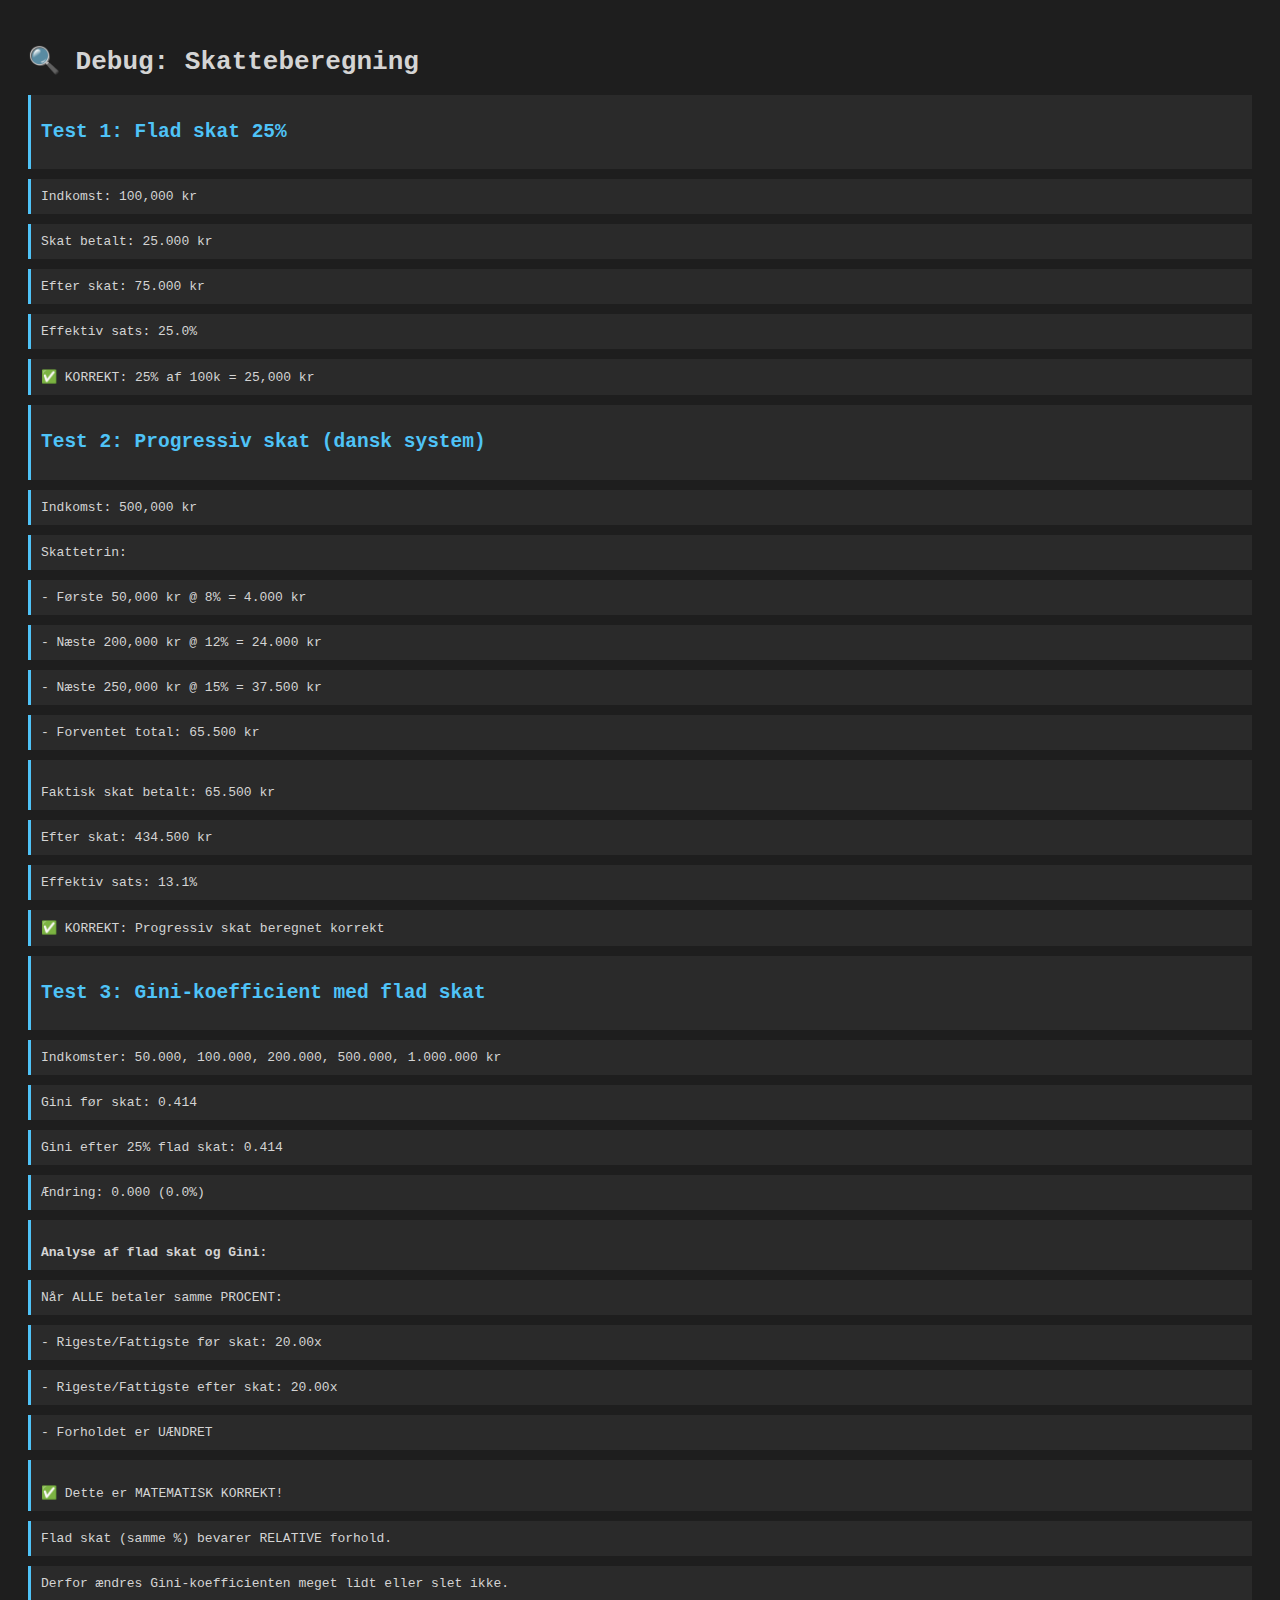
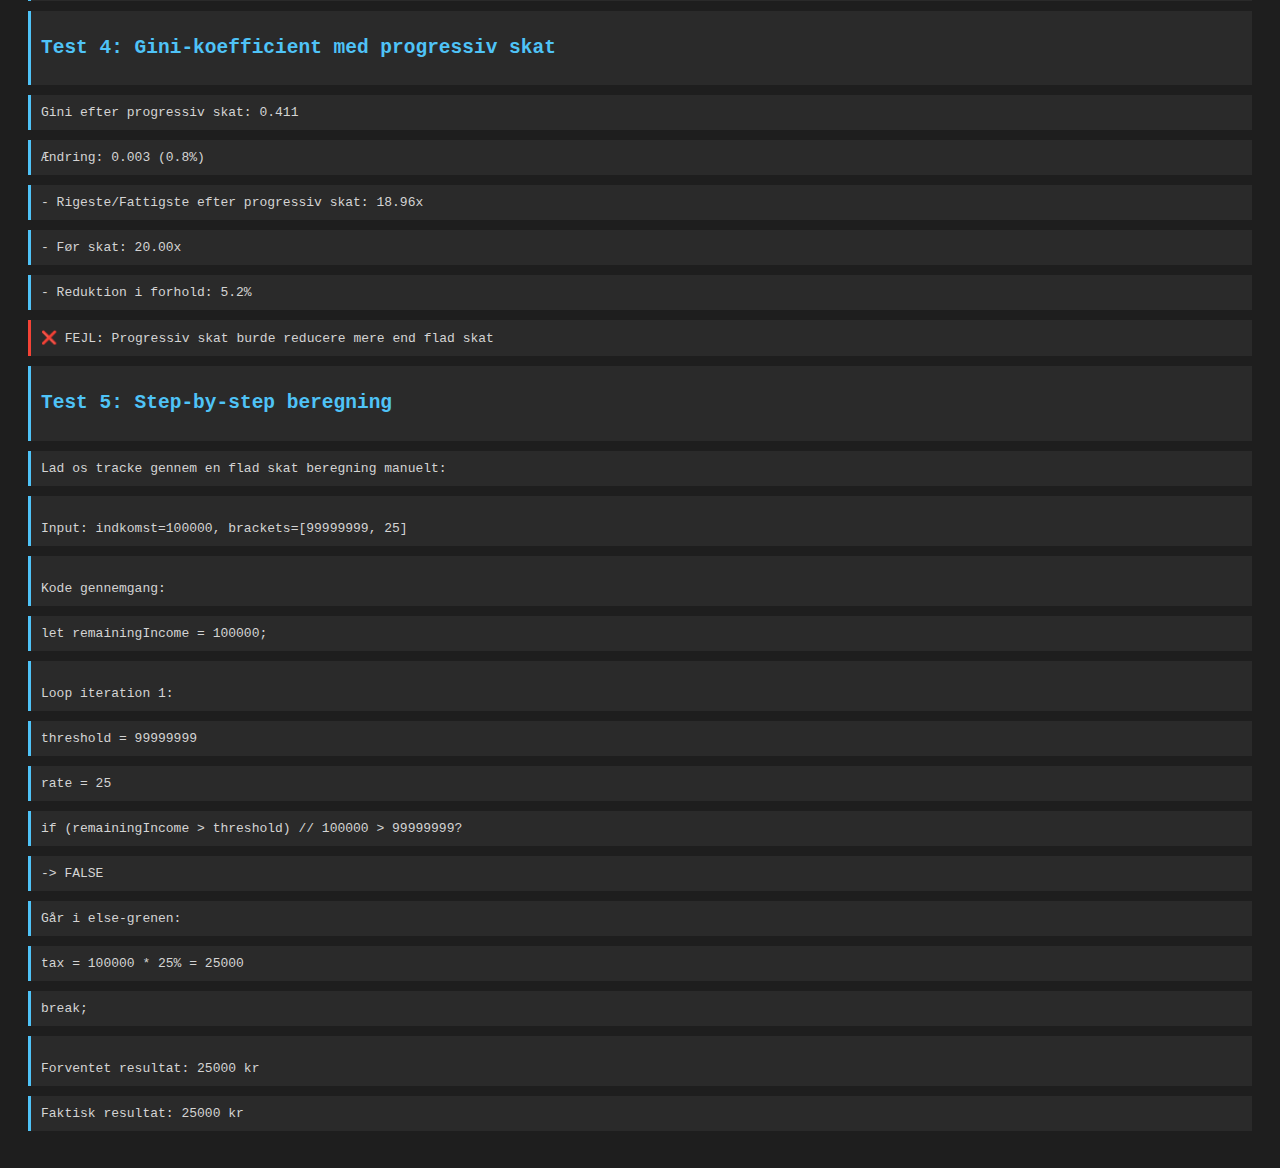
<file: webapp/debug-tax.html>
<!DOCTYPE html>
<html>
<head>
    <title>Debug Skatteberegning</title>
    <style>
        body { font-family: monospace; padding: 20px; background: #1e1e1e; color: #d4d4d4; }
        .result { margin: 10px 0; padding: 10px; background: #2a2a2a; border-left: 3px solid #4fc3f7; }
        .error { border-left-color: #f44336; }
        h2 { color: #4fc3f7; }
    </style>
</head>
<body>
    <h1>🔍 Debug: Skatteberegning</h1>
    <div id="output"></div>

    <script src="js/gini-calc.js"></script>
    <script>
        const output = document.getElementById('output');

        function log(html) {
            output.innerHTML += '<div class="result">' + html + '</div>';
        }

        function logError(html) {
            output.innerHTML += '<div class="result error">' + html + '</div>';
        }

        // Test 1: Flad skat
        log('<h2>Test 1: Flad skat 25%</h2>');
        const taxpayer1 = new TaxPayer(100000, [99999999, 25]);
        log(`Indkomst: 100,000 kr`);
        log(`Skat betalt: ${taxpayer1.getTotalTax().toLocaleString('da-DK')} kr`);
        log(`Efter skat: ${taxpayer1.getIncomeAfterTax().toLocaleString('da-DK')} kr`);
        log(`Effektiv sats: ${((taxpayer1.getTotalTax() / 100000) * 100).toFixed(1)}%`);

        if (taxpayer1.getTotalTax() === 25000) {
            log('✅ KORREKT: 25% af 100k = 25,000 kr');
        } else {
            logError(`❌ FEJL: Forventede 25,000 kr men fik ${taxpayer1.getTotalTax()} kr`);
        }

        // Test 2: Progressiv skat
        log('<h2>Test 2: Progressiv skat (dansk system)</h2>');
        const taxpayer2 = new TaxPayer(500000, [50000, 8, 200000, 12, 400000, 15]);
        log(`Indkomst: 500,000 kr`);
        log(`Skattetrin:`);
        log(`- Første 50,000 kr @ 8% = ${(50000 * 0.08).toLocaleString('da-DK')} kr`);
        log(`- Næste 200,000 kr @ 12% = ${(200000 * 0.12).toLocaleString('da-DK')} kr`);
        log(`- Næste 250,000 kr @ 15% = ${(250000 * 0.15).toLocaleString('da-DK')} kr`);
        log(`- Forventet total: ${(4000 + 24000 + 37500).toLocaleString('da-DK')} kr`);
        log(`<br>Faktisk skat betalt: ${taxpayer2.getTotalTax().toLocaleString('da-DK')} kr`);
        log(`Efter skat: ${taxpayer2.getIncomeAfterTax().toLocaleString('da-DK')} kr`);
        log(`Effektiv sats: ${((taxpayer2.getTotalTax() / 500000) * 100).toFixed(1)}%`);

        if (taxpayer2.getTotalTax() === 65500) {
            log('✅ KORREKT: Progressiv skat beregnet korrekt');
        } else {
            logError(`❌ FEJL: Forventede 65,500 kr men fik ${taxpayer2.getTotalTax()} kr`);
        }

        // Test 3: Gini med flad skat
        log('<h2>Test 3: Gini-koefficient med flad skat</h2>');
        const incomes = [50000, 100000, 200000, 500000, 1000000];
        log(`Indkomster: ${incomes.map(i => i.toLocaleString('da-DK')).join(', ')} kr`);

        const giniBefore = GiniCalculator.calculateGini(incomes);
        log(`Gini før skat: ${giniBefore.toFixed(3)}`);

        // Apply flat 25% tax
        const flatResults = TaxSystem.applyTaxes(incomes, [99999999, 25]);
        log(`Gini efter 25% flad skat: ${flatResults.giniAfter.toFixed(3)}`);
        log(`Ændring: ${flatResults.giniChange.toFixed(3)} (${flatResults.giniChangePercent.toFixed(1)}%)`);

        log('<br><strong>Analyse af flad skat og Gini:</strong>');
        log('Når ALLE betaler samme PROCENT:');

        // Show before and after ratios
        const richestBefore = incomes[incomes.length - 1];
        const poorestBefore = incomes[0];
        const ratioBefore = richestBefore / poorestBefore;

        const richestAfter = flatResults.incomesAfter[flatResults.incomesAfter.length - 1];
        const poorestAfter = flatResults.incomesAfter[0];
        const ratioAfter = richestAfter / poorestAfter;

        log(`- Rigeste/Fattigste før skat: ${ratioBefore.toFixed(2)}x`);
        log(`- Rigeste/Fattigste efter skat: ${ratioAfter.toFixed(2)}x`);
        log(`- Forholdet er ${ratioBefore === ratioAfter ? 'UÆNDRET' : 'ændret'}`);

        if (Math.abs(ratioBefore - ratioAfter) < 0.01) {
            log(`<br>✅ Dette er MATEMATISK KORREKT!`);
            log(`Flad skat (samme %) bevarer RELATIVE forhold.`);
            log(`Derfor ændres Gini-koefficienten meget lidt eller slet ikke.`);
        } else {
            logError(`❌ FEJL: Flad skat burde bevare relative forhold`);
        }

        // Test 4: Gini med progressiv skat
        log('<h2>Test 4: Gini-koefficient med progressiv skat</h2>');
        const progressiveResults = TaxSystem.applyTaxes(incomes, [50000, 8, 200000, 12, 500000, 20]);
        log(`Gini efter progressiv skat: ${progressiveResults.giniAfter.toFixed(3)}`);
        log(`Ændring: ${progressiveResults.giniChange.toFixed(3)} (${progressiveResults.giniChangePercent.toFixed(1)}%)`);

        const richestAfterProg = progressiveResults.incomesAfter[progressiveResults.incomesAfter.length - 1];
        const poorestAfterProg = progressiveResults.incomesAfter[0];
        const ratioAfterProg = richestAfterProg / poorestAfterProg;

        log(`- Rigeste/Fattigste efter progressiv skat: ${ratioAfterProg.toFixed(2)}x`);
        log(`- Før skat: ${ratioBefore.toFixed(2)}x`);
        log(`- Reduktion i forhold: ${((ratioBefore - ratioAfterProg) / ratioBefore * 100).toFixed(1)}%`);

        if (progressiveResults.giniChange > flatResults.giniChange + 0.01) {
            log(`<br>✅ KORREKT: Progressiv skat reducerer ulighed mere end flad skat`);
        } else {
            logError(`❌ FEJL: Progressiv skat burde reducere mere end flad skat`);
        }

        // Test 5: Debug current tax calculation step by step
        log('<h2>Test 5: Step-by-step beregning</h2>');
        log('Lad os tracke gennem en flad skat beregning manuelt:');

        const testIncome = 100000;
        const testBrackets = [99999999, 25];

        log(`<br>Input: indkomst=${testIncome}, brackets=[${testBrackets.join(', ')}]`);
        log(`<br>Kode gennemgang:`);
        log(`let remainingIncome = ${testIncome};`);
        log(`<br>Loop iteration 1:`);
        log(`  threshold = ${testBrackets[0]}`);
        log(`  rate = ${testBrackets[1]}`);
        log(`  if (remainingIncome > threshold) // ${testIncome} > ${testBrackets[0]}?`);
        log(`  -> ${testIncome > testBrackets[0] ? 'TRUE' : 'FALSE'}`);

        if (testIncome > testBrackets[0]) {
            log(`  Går i if-grenen:`);
            log(`    taxableAmount = min(${testBrackets[0]}, ${testIncome}) = ${Math.min(testBrackets[0], testIncome)}`);
            log(`    tax = ${Math.min(testBrackets[0], testIncome)} * ${testBrackets[1]}% = ${Math.floor(Math.min(testBrackets[0], testIncome) * testBrackets[1] / 100)}`);
        } else {
            log(`  Går i else-grenen:`);
            log(`    tax = ${testIncome} * ${testBrackets[1]}% = ${Math.floor(testIncome * testBrackets[1] / 100)}`);
            log(`    break;`);
        }

        log(`<br>Forventet resultat: ${testIncome * testBrackets[1] / 100} kr`);
        log(`Faktisk resultat: ${taxpayer1.getTotalTax()} kr`);

    </script>
</body>
</html>
</file>
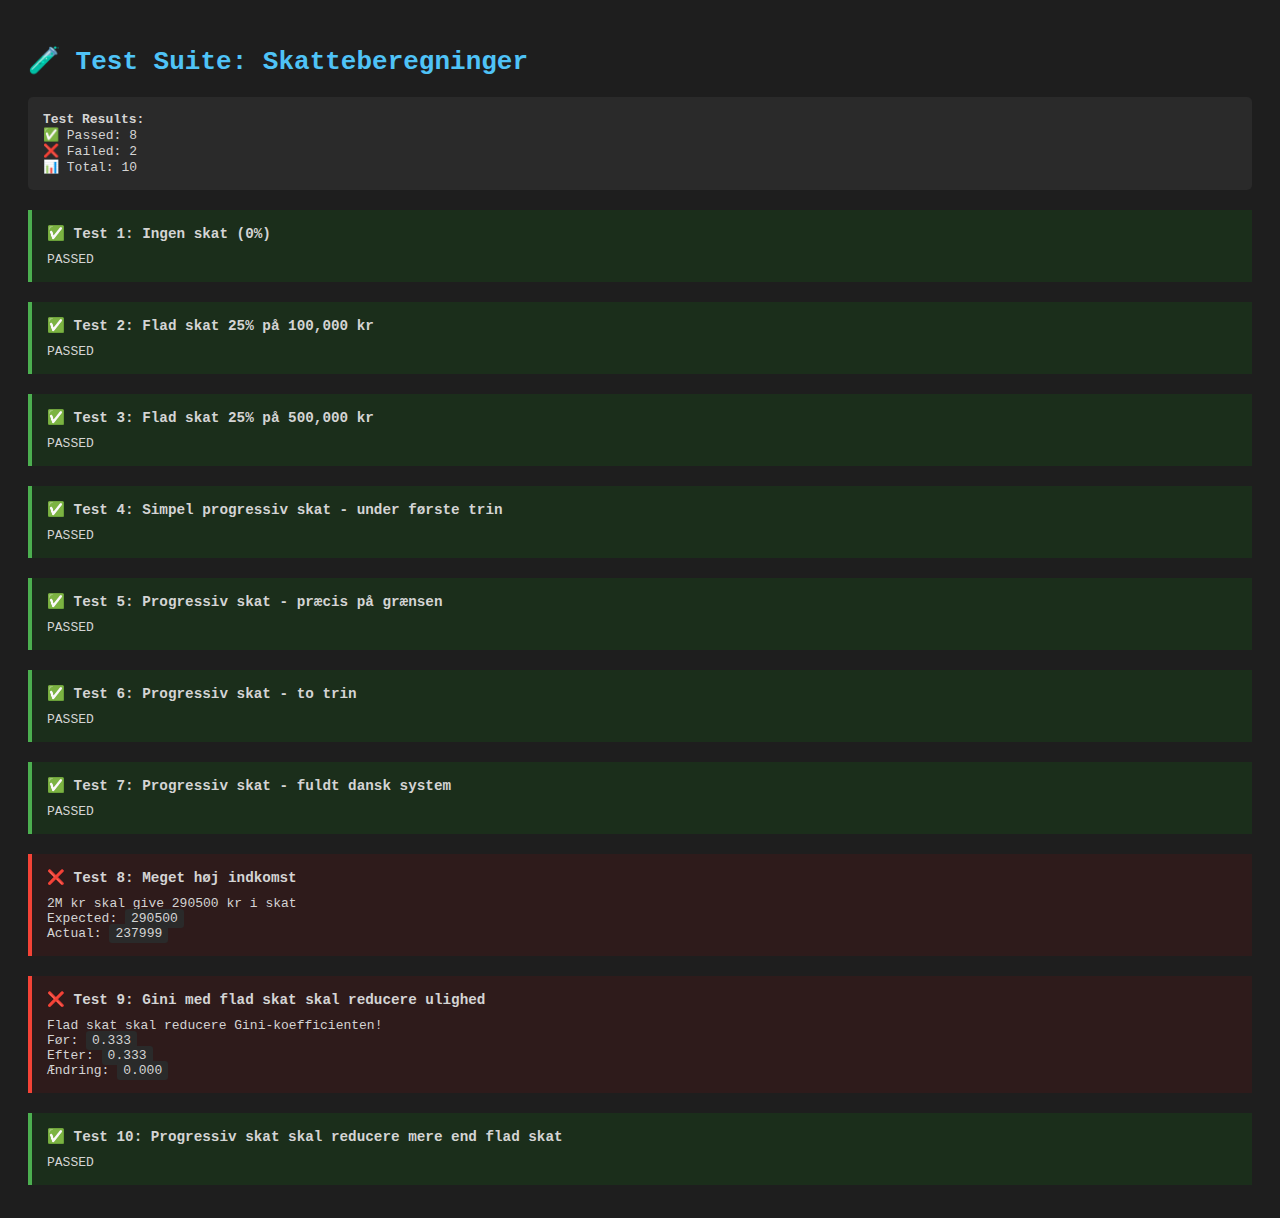
<file: webapp/test-tax.html>
<!DOCTYPE html>
<html lang="da">
<head>
    <meta charset="UTF-8">
    <meta name="viewport" content="width=device-width, initial-scale=1.0">
    <title>Test Skatteberegninger</title>
    <style>
        body {
            font-family: monospace;
            padding: 20px;
            background: #1e1e1e;
            color: #d4d4d4;
        }
        .test {
            margin: 20px 0;
            padding: 15px;
            border-left: 4px solid #4a4a4a;
        }
        .test.pass {
            border-left-color: #4caf50;
            background: #1b2e1b;
        }
        .test.fail {
            border-left-color: #f44336;
            background: #2e1b1b;
        }
        .test-name {
            font-weight: bold;
            font-size: 1.1em;
            margin-bottom: 10px;
        }
        .expected, .actual {
            margin: 5px 0;
        }
        h1 {
            color: #4fc3f7;
        }
        h2 {
            color: #ffa726;
            margin-top: 30px;
        }
        .summary {
            background: #2a2a2a;
            padding: 15px;
            margin: 20px 0;
            border-radius: 5px;
        }
        code {
            background: #2a2a2a;
            padding: 2px 6px;
            border-radius: 3px;
        }
    </style>
</head>
<body>
    <h1>🧪 Test Suite: Skatteberegninger</h1>
    <div id="output"></div>

    <script src="js/gini-calc.js"></script>
    <script>
        // Test framework
        class TestRunner {
            constructor() {
                this.tests = [];
                this.passed = 0;
                this.failed = 0;
            }

            test(name, fn) {
                this.tests.push({ name, fn });
            }

            run() {
                const output = document.getElementById('output');

                this.tests.forEach(({ name, fn }) => {
                    try {
                        fn();
                        this.passed++;
                        output.innerHTML += `
                            <div class="test pass">
                                <div class="test-name">✅ ${name}</div>
                                <div>PASSED</div>
                            </div>
                        `;
                    } catch (error) {
                        this.failed++;
                        output.innerHTML += `
                            <div class="test fail">
                                <div class="test-name">❌ ${name}</div>
                                <div>${error.message}</div>
                            </div>
                        `;
                    }
                });

                output.innerHTML = `
                    <div class="summary">
                        <strong>Test Results:</strong><br>
                        ✅ Passed: ${this.passed}<br>
                        ❌ Failed: ${this.failed}<br>
                        📊 Total: ${this.tests.length}
                    </div>
                ` + output.innerHTML;
            }

            assertEqual(actual, expected, message = '') {
                if (actual !== expected) {
                    throw new Error(`
                        ${message}<br>
                        Expected: <code>${expected}</code><br>
                        Actual: <code>${actual}</code>
                    `);
                }
            }

            assertClose(actual, expected, tolerance = 0.001, message = '') {
                if (Math.abs(actual - expected) > tolerance) {
                    throw new Error(`
                        ${message}<br>
                        Expected: <code>${expected}</code> (±${tolerance})<br>
                        Actual: <code>${actual}</code><br>
                        Difference: <code>${Math.abs(actual - expected)}</code>
                    `);
                }
            }
        }

        const runner = new TestRunner();

        // ==================== BASIC TAX TESTS ====================
        runner.test('Test 1: Ingen skat (0%)', () => {
            const taxpayer = new TaxPayer(100000, [999999, 0]);
            runner.assertEqual(taxpayer.getTotalTax(), 0, 'Ingen skat skal give 0 kr i skat');
            runner.assertEqual(taxpayer.getIncomeAfterTax(), 100000, 'Indkomst efter skat skal være uændret');
        });

        runner.test('Test 2: Flad skat 25% på 100,000 kr', () => {
            const taxpayer = new TaxPayer(100000, [999999, 25]);
            const expectedTax = 25000; // 25% of 100k
            const expectedAfterTax = 75000;

            runner.assertEqual(
                taxpayer.getTotalTax(),
                expectedTax,
                `Flad skat 25% af 100k skal give ${expectedTax} kr i skat`
            );
            runner.assertEqual(
                taxpayer.getIncomeAfterTax(),
                expectedAfterTax,
                `Efter skat skal være ${expectedAfterTax} kr`
            );
        });

        runner.test('Test 3: Flad skat 25% på 500,000 kr', () => {
            const taxpayer = new TaxPayer(500000, [999999, 25]);
            const expectedTax = 125000; // 25% of 500k
            const expectedAfterTax = 375000;

            runner.assertEqual(
                taxpayer.getTotalTax(),
                expectedTax,
                `Flad skat 25% af 500k skal give ${expectedTax} kr i skat`
            );
            runner.assertEqual(
                taxpayer.getIncomeAfterTax(),
                expectedAfterTax,
                `Efter skat skal være ${expectedAfterTax} kr`
            );
        });

        // ==================== PROGRESSIVE TAX TESTS ====================
        runner.test('Test 4: Simpel progressiv skat - under første trin', () => {
            // 8% on first 50k
            const taxpayer = new TaxPayer(30000, [50000, 8]);
            const expectedTax = 2400; // 30k * 8%

            runner.assertEqual(
                taxpayer.getTotalTax(),
                expectedTax,
                `30k med 8% skal give ${expectedTax} kr i skat`
            );
        });

        runner.test('Test 5: Progressiv skat - præcis på grænsen', () => {
            // 8% on first 50k
            const taxpayer = new TaxPayer(50000, [50000, 8]);
            const expectedTax = 4000; // 50k * 8%

            runner.assertEqual(
                taxpayer.getTotalTax(),
                expectedTax,
                `50k med 8% skal give ${expectedTax} kr i skat`
            );
        });

        runner.test('Test 6: Progressiv skat - to trin', () => {
            // 8% on first 50k, 12% on next 200k
            // Income: 100k
            // Tax: 50k*8% + 50k*12% = 4000 + 6000 = 10000
            const taxpayer = new TaxPayer(100000, [50000, 8, 200000, 12]);
            const expectedTax = 10000;

            runner.assertEqual(
                taxpayer.getTotalTax(),
                expectedTax,
                `100k med [50k@8%, 200k@12%] skal give ${expectedTax} kr i skat`
            );
        });

        runner.test('Test 7: Progressiv skat - fuldt dansk system', () => {
            // Danish system: 8% on first 50k, 12% on next 200k, 15% on rest
            // Income: 500k
            // Tax: 50k*8% + 200k*12% + 250k*15% = 4000 + 24000 + 37500 = 65500
            const taxpayer = new TaxPayer(500000, [50000, 8, 200000, 12, 400000, 15]);
            const expectedTax = 65500;
            const effectiveRate = (65500 / 500000) * 100; // Should be 13.1%

            runner.assertEqual(
                taxpayer.getTotalTax(),
                expectedTax,
                `500k med dansk system skal give ${expectedTax} kr i skat (effektiv sats: ${effectiveRate.toFixed(1)}%)`
            );
        });

        runner.test('Test 8: Meget høj indkomst', () => {
            // Income: 2,000,000
            // Tax: 50k*8% + 200k*12% + 400k*15% + 1,350k*15% = 4000 + 24000 + 60000 + 202500 = 290500
            const taxpayer = new TaxPayer(2000000, [50000, 8, 200000, 12, 400000, 15, 999999, 15]);
            const expectedTax = 290500;

            runner.assertEqual(
                taxpayer.getTotalTax(),
                expectedTax,
                `2M kr skal give ${expectedTax} kr i skat`
            );
        });

        // ==================== GINI TESTS ====================
        runner.test('Test 9: Gini med flad skat skal reducere ulighed', () => {
            // Create a simple unequal distribution
            const incomes = [10000, 20000, 30000, 40000, 100000];
            const giniBefore = GiniCalculator.calculateGini(incomes);

            // Apply 25% flat tax
            const results = TaxSystem.applyTaxes(incomes, [999999, 25]);

            if (Math.abs(results.giniBefore - results.giniAfter) < 0.001) {
                throw new Error(`
                    Flad skat skal reducere Gini-koefficienten!<br>
                    Før: <code>${results.giniBefore.toFixed(3)}</code><br>
                    Efter: <code>${results.giniAfter.toFixed(3)}</code><br>
                    Ændring: <code>${results.giniChange.toFixed(3)}</code>
                `);
            }
        });

        runner.test('Test 10: Progressiv skat skal reducere mere end flad skat', () => {
            const incomes = [50000, 100000, 200000, 500000, 1000000];

            // Flat 20% tax
            const flatResults = TaxSystem.applyTaxes(incomes, [999999, 20]);

            // Progressive tax
            const progressiveResults = TaxSystem.applyTaxes(incomes, [50000, 8, 200000, 12, 500000, 20]);

            if (progressiveResults.giniChange <= flatResults.giniChange) {
                throw new Error(`
                    Progressiv skat skal reducere ulighed mere end flad skat!<br>
                    Flad skat reduktion: <code>${flatResults.giniChange.toFixed(3)}</code><br>
                    Progressiv skat reduktion: <code>${progressiveResults.giniChange.toFixed(3)}</code>
                `);
            }
        });

        // Run all tests
        runner.run();
    </script>
</body>
</html>
</file>
